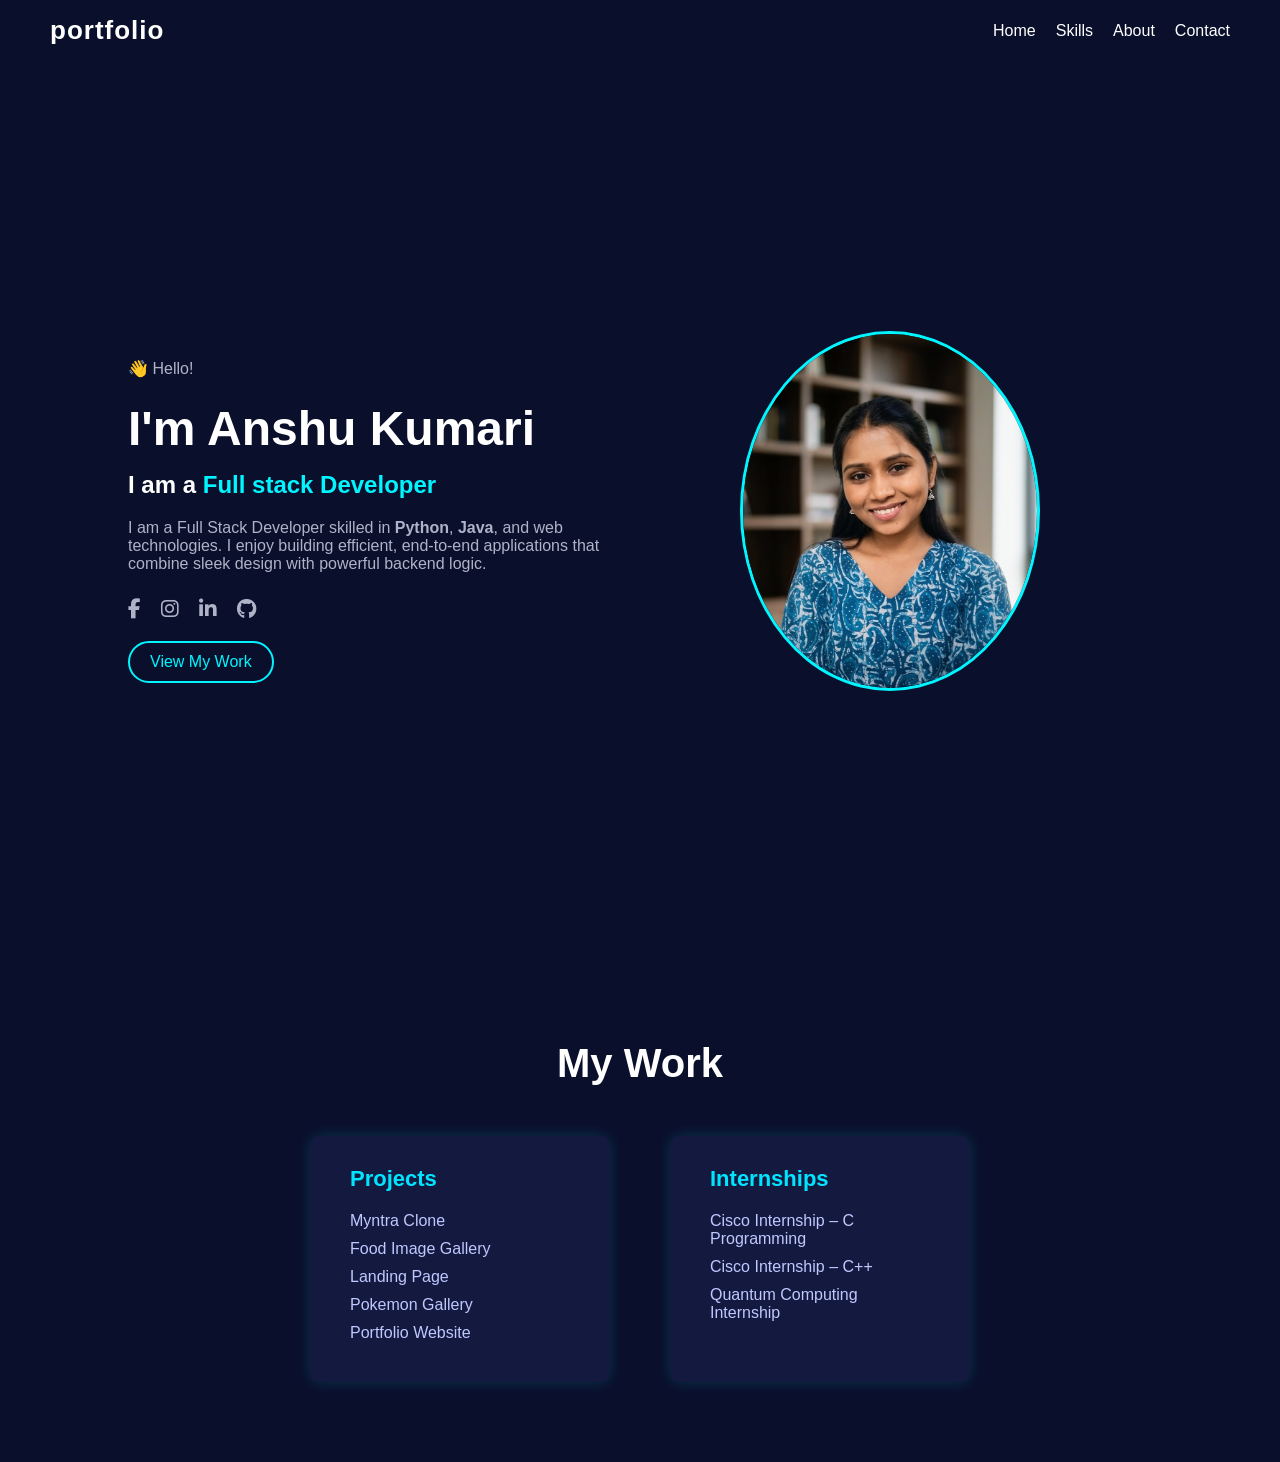
<file: index.html>
<!DOCTYPE html>
<html lang="en">
<head>
    <meta charset="UTF-8">
    <meta name="viewport" content="width=device-width, initial-scale=1.0">
    <title> home| anshu</title>

    <link rel="stylesheet" href="main.css">

    
    <link rel="stylesheet" href="https://cdnjs.cloudflare.com/ajax/libs/font-awesome/6.5.0/css/all.min.css">

</head>

<body>

       <nav class="navbar">

<h2 class="logo">portfolio</h2>

<ul class="nav-links">
<li><a href="index.html">Home</a></li>
<li><a href="skills.html">Skills</a></li>
<li><a href="about.html">About</a></li>
<li><a href="contact.html">Contact</a></li>
</ul>

</nav>

<section class="hero">

    
    <div class="hero-left">

        <p class="hello">👋 Hello!</p>

      <h1>I'm Anshu Kumari</h1>

     <h3>I am a <span>Full stack Developer</span></h3>
       <p>
    I am a Full Stack Developer skilled in <b>Python</b>, <b>Java</b>, and web technologies.
     I enjoy building efficient, end-to-end applications that combine sleek design with 
     powerful backend logic.
</p>
         

        <div class="social-icons">
            <a href="#"><i class="fab fa-facebook-f"></i></a>
            <a href="#"><i class="fab fa-instagram"></i></a>
            <a href="#"><i class="fab fa-linkedin-in"></i></a>
            <a href="#"><i class="fab fa-github"></i></a>
        </div>

        
        <div class="buttons">
            <a href="#work" class="btn-outline">View My Work</a>
        </div>

    </div>


   
    <div class="hero-right">
        <img src="profile.jpg" alt="Anshu">
    </div>

</section>
<section id="work">

<h2 class="work-title">My Work</h2>

<div class="work-container">

<!-- Projects -->
<div class="projects">
<h3>Projects</h3>

<ul>
<li>Myntra Clone</li>
<li>Food Image Gallery</li>
<li>Landing Page</li>
<li>Pokemon Gallery</li>
<li>Portfolio Website</li>
</ul>

</div>

<div class="internships">
<h3>Internships</h3>

<ul>
<li>Cisco Internship – C Programming</li>
<li>Cisco Internship – C++</li>
<li>Quantum Computing Internship</li>
</ul>

</div>

</div>

</section>


</body>
</html>
</file>
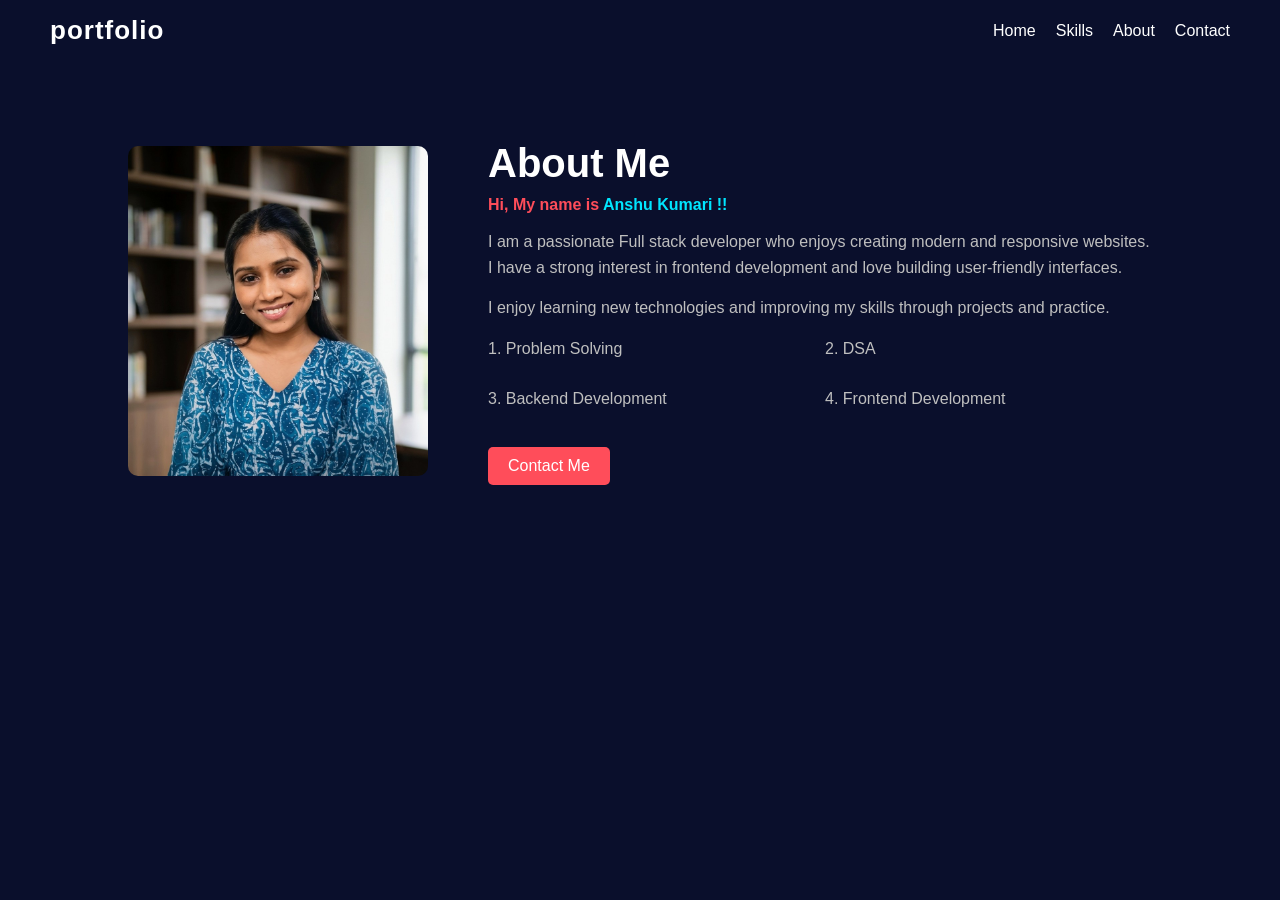
<file: about.html>
<!DOCTYPE html>
<html lang="en">
<head>
    <meta charset="UTF-8">
    <title>About | Anshu Kumari</title>
    <meta name="viewport" content="width=device-width, initial-scale=1.0">
    <link rel="stylesheet" href="main.css">
</head>
<body>

 <nav class="navbar">

<h2 class="logo">portfolio</h2>

<ul class="nav-links">
<li><a href="index.html">Home</a></li>
<li><a href="skills.html">Skills</a></li>
<li><a href="about.html">About</a></li>
<li><a href="contact.html">Contact</a></li>
</ul>

</nav>
<section class="about">

    <div class="about-container">

        <div class="about-img">
            <img src="profile.jpg" alt="about image">
        </div>

        <div class="about-text">

            <h2>About Me</h2>

            <h4>Hi, My name is <span>Anshu Kumari !!</span></h4>

            <p>
                I am a passionate Full stack developer who enjoys creating modern
                and responsive websites. I have a strong interest in frontend
                development and love building user-friendly interfaces.
            </p>

            <p>
                I enjoy learning new technologies and improving my skills
                through projects and practice.
            </p>

            <div class="my-skill">
                <p>1. Problem Solving</p>
                <p>2. DSA</p>
                <p>3. Backend Development</p>
                <p>4. Frontend Development</p>
            </div>

            <a href="#" class="contact-btn">Contact Me</a>

        </div>
</div>
</section>
</body>
</html>
</file>
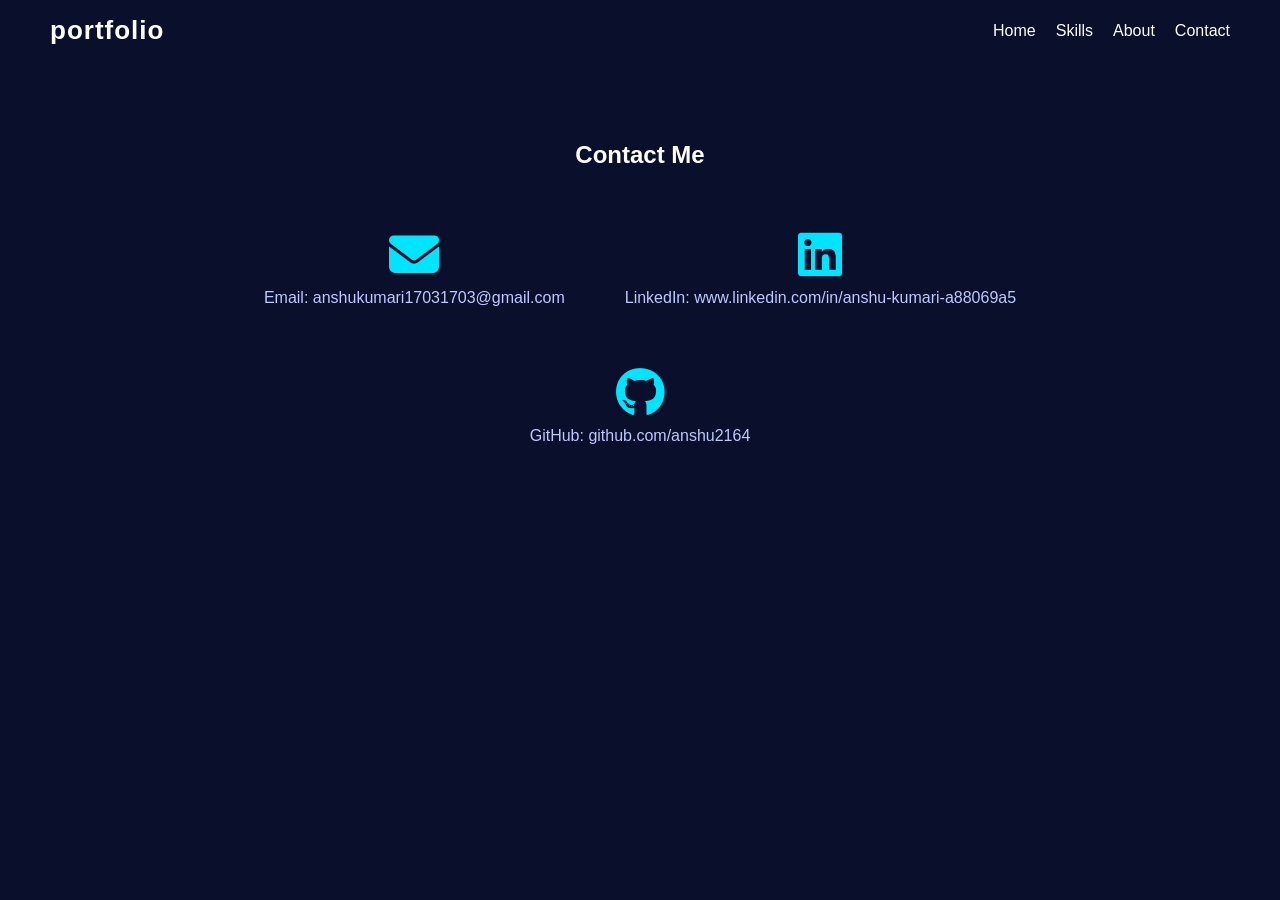
<file: contact.html>
<!DOCTYPE html>
<html lang="en">
<head>
    <meta charset="UTF-8">
    <title>Contact | Anshu Kumari</title>
    <meta name="viewport" content="width=device-width, initial-scale=1.0">
    <link rel="stylesheet" href="main.css">
    <link rel="stylesheet" href="https://cdnjs.cloudflare.com/ajax/libs/font-awesome/6.5.0/css/all.min.css">
</head>
<body>

      <nav class="navbar">

<h2 class="logo">portfolio</h2>

<ul class="nav-links">
<li><a href="index.html">Home</a></li>
<li><a href="skills.html">Skills</a></li>
<li><a href="about.html">About</a></li>
<li><a href="contact.html">Contact</a></li>
</ul>

</nav>

   <section class="hero1">

<h1>Contact Me</h1>

<div class="contact-links">

<div class="contact-item">
<i class="fas fa-envelope"></i>
<p>Email: anshukumari17031703@gmail.com</p>
</div>

<div class="contact-item">
<i class="fab fa-linkedin"></i>
<p>LinkedIn: www.linkedin.com/in/anshu-kumari-a88069a5</p>
</div>


<div class="contact-item">
<i class="fab fa-github"></i>
<p>GitHub: github.com/anshu2164</p>
</div>

</div>

</section>

</body>
</html>
</file>
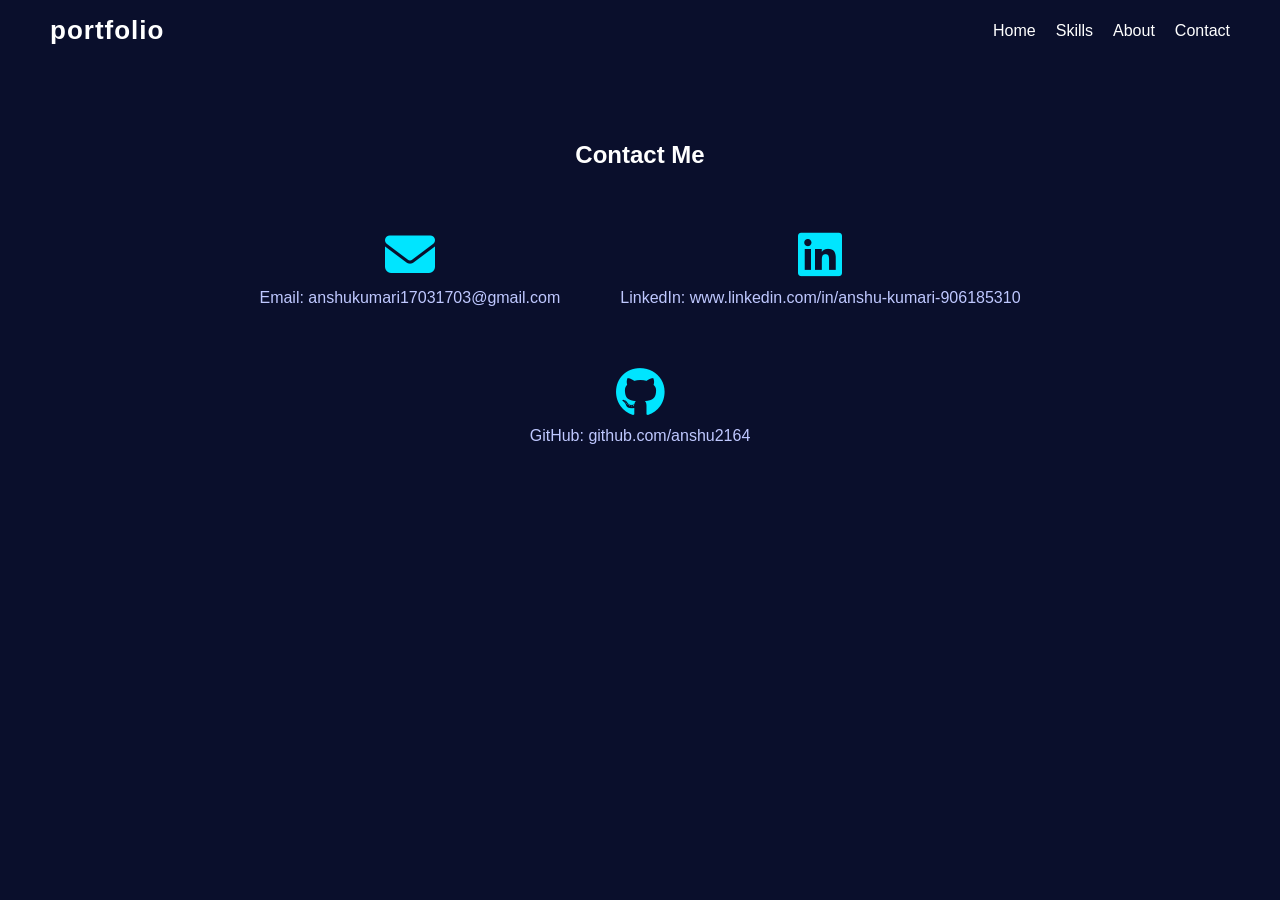
<file: contact.HTML>
<!DOCTYPE html>
<html lang="en">
<head>
    <meta charset="UTF-8">
    <title>Contact | Anshu Kumari</title>
    <meta name="viewport" content="width=device-width, initial-scale=1.0">
    <link rel="stylesheet" href="main.CSS">
    <link rel="stylesheet" href="https://cdnjs.cloudflare.com/ajax/libs/font-awesome/6.5.0/css/all.min.css">
</head>
<body>

      <nav class="navbar">

<h2 class="logo">portfolio</h2>

<ul class="nav-links">
<li><a href="index.HTML">Home</a></li>
<li><a href="skills.HTML">Skills</a></li>
<li><a href="about.HTML">About</a></li>
<li><a href="contact.HTML">Contact</a></li>
</ul>

</nav>

   <section class="hero1">

<h1>Contact Me</h1>

<div class="contact-links">

<div class="contact-item">
<i class="fas fa-envelope"></i>
<p>Email: anshukumari17031703@gmail.com</p>
</div>

<div class="contact-item">
<i class="fab fa-linkedin"></i>
<p>LinkedIn: www.linkedin.com/in/anshu-kumari-906185310</p>
</div>


<div class="contact-item">
<i class="fab fa-github"></i>
<p>GitHub: github.com/anshu2164</p>
</div>

</div>

</section>

</body>
</html>
</file>
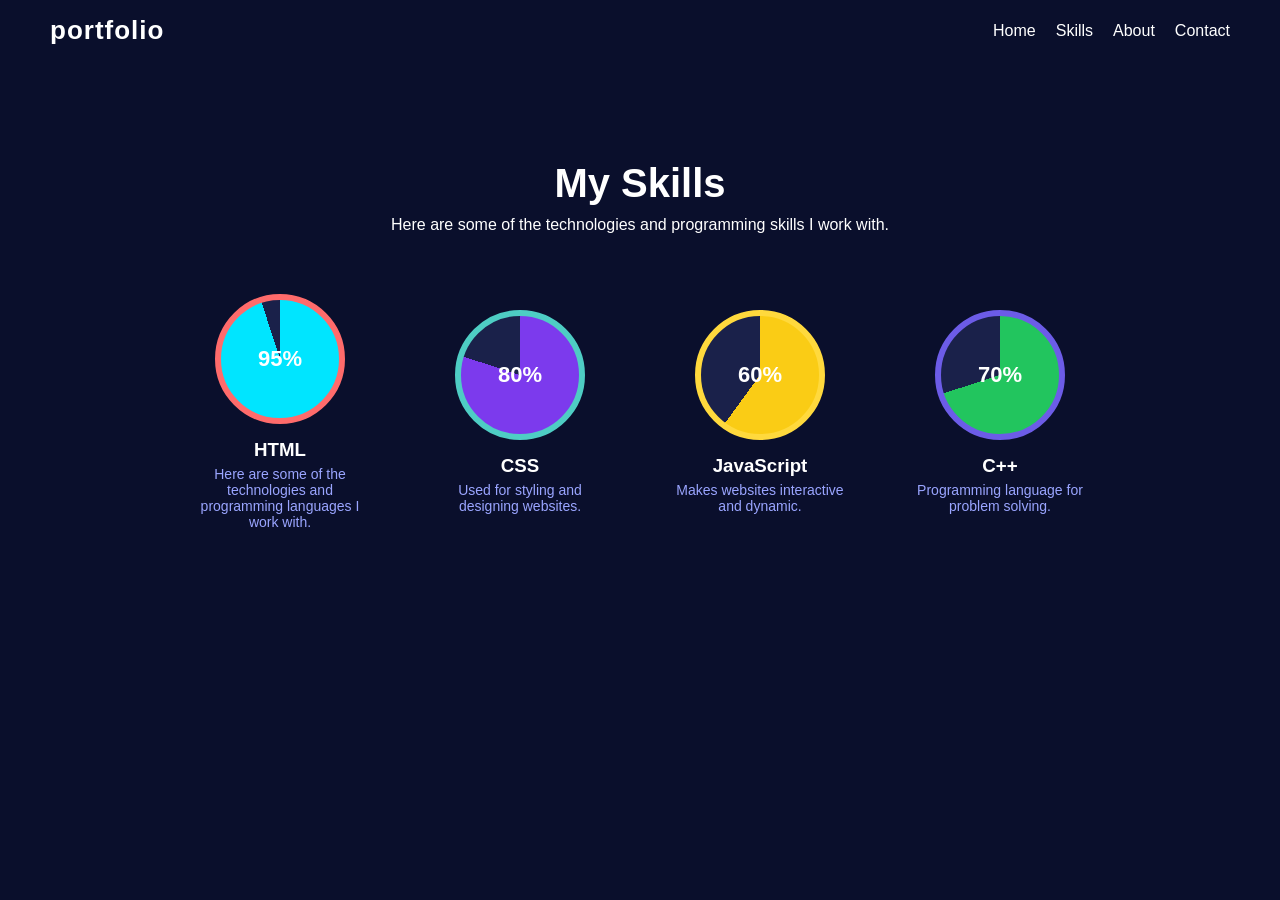
<file: skills.HTML>
<!DOCTYPE html>
<html lang="en">
<head>
    <meta charset="UTF-8">
    <meta name="viewport" content="width=device-width, initial-scale=1.0">
    <title>skills | shruti</title>

    <link rel="stylesheet" href="main.CSS">

</head>

<body>

       <nav class="navbar">

<h2 class="logo">portfolio</h2>

<ul class="nav-links">
<li><a href="index.HTML">Home</a></li>
<li><a href="skills.HTML">Skills</a></li>
<li><a href="about.HTML">About</a></li>
<li><a href="contact.HTML">Contact</a></li>
</ul>

</nav>

<section class="skills">

<div class="skills-header">
<h1>My Skills</h1>
<p>Here are some of the technologies and programming skills I work with.</p>
</div>

<div class="skills-container">

<div class="skill">
<div class="circle html">95%</div>
<h3>HTML</h3>
<p>Here are some of the technologies and programming languages I work with.</p>
</div>

<div class="skill">
<div class="circle css">80%</div>
<h3>CSS</h3>
<p>Used for styling and designing websites.</p>
</div>

<div class="skill">
<div class="circle js">60%</div>
<h3>JavaScript</h3>
<p>Makes websites interactive and dynamic.</p>
</div>

<div class="skill">
<div class="circle cpp">70%</div>
<h3>C++</h3>
<p>Programming language for problem solving.</p>
</div>

</div>

</section>
</body>
</html>
</file>
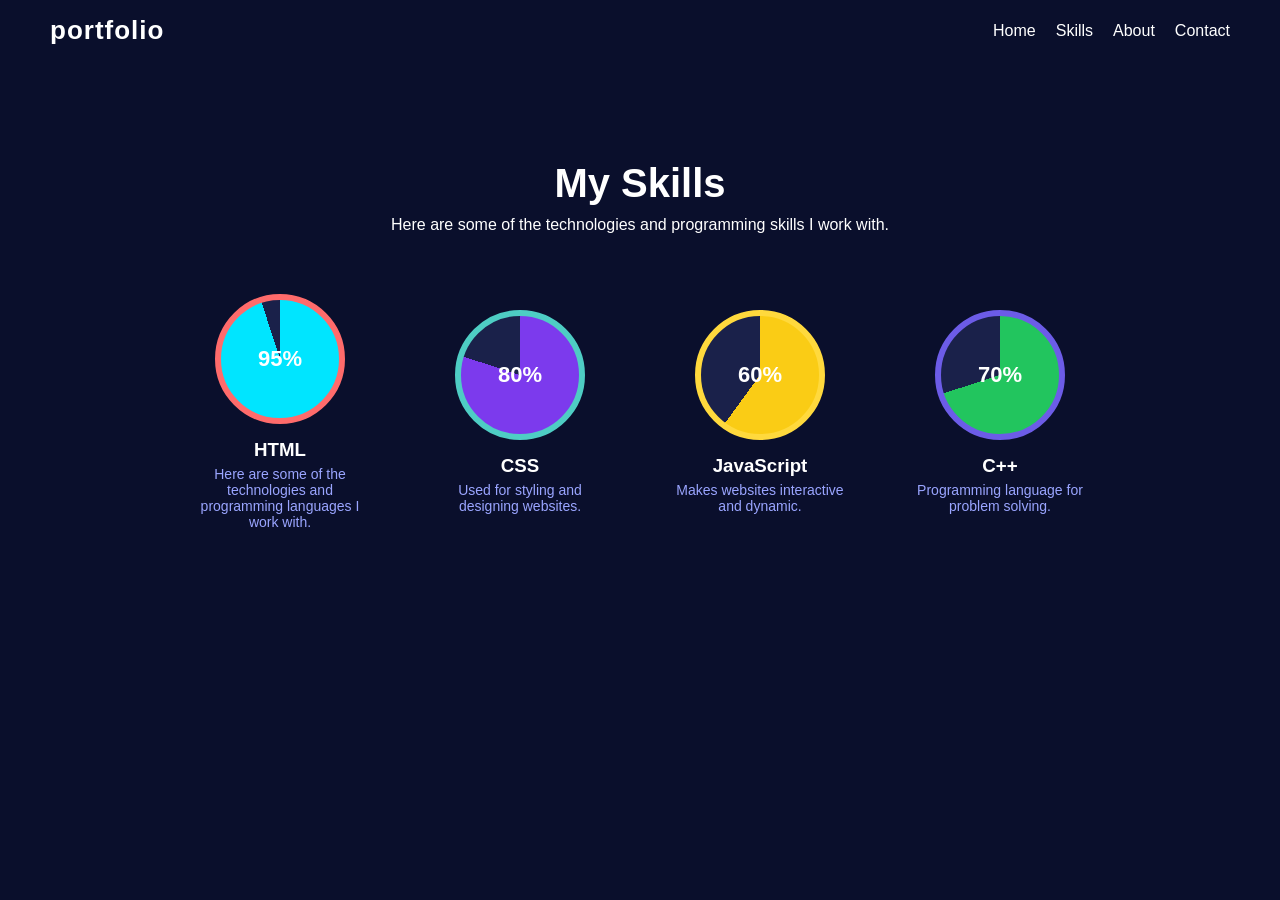
<file: skills.html>
<!DOCTYPE html>
<html lang="en">
<head>
    <meta charset="UTF-8">
    <meta name="viewport" content="width=device-width, initial-scale=1.0">
    <title>skills | Anshu</title>

    <link rel="stylesheet" href="main.CSS">

</head>

<body>

       <nav class="navbar">

<h2 class="logo">portfolio</h2>

<ul class="nav-links">
<li><a href="index.html">Home</a></li>
<li><a href="skills.html">Skills</a></li>
<li><a href="about.html">About</a></li>
<li><a href="contact.html">Contact</a></li>
</ul>

</nav>

<section class="skills">

<div class="skills-header">
<h1>My Skills</h1>
<p>Here are some of the technologies and programming skills I work with.</p>
</div>

<div class="skills-container">

<div class="skill">
<div class="circle html">95%</div>
<h3>HTML</h3>
<p>Here are some of the technologies and programming languages I work with.</p>
</div>

<div class="skill">
<div class="circle css">80%</div>
<h3>CSS</h3>
<p>Used for styling and designing websites.</p>
</div>

<div class="skill">
<div class="circle js">60%</div>
<h3>JavaScript</h3>
<p>Makes websites interactive and dynamic.</p>
</div>

<div class="skill">
<div class="circle cpp">70%</div>
<h3>C++</h3>
<p>Programming language for problem solving.</p>
</div>

</div>

</section>
</body>
</html>
</file>
<file: main.css>
* {
    margin: 0;
    padding: 0;
    box-sizing: border-box;
    font-family: Arial, sans-serif;
}

nav {
    display: flex;
    justify-content: space-between;
    align-items: center;
    background-color:#0a0f2c;
    padding: 15px 50px;
}

.logo {
    font-family:'Franklin Gothic Medium', 'Arial Narrow', Arial, sans-serif;
    font-size: 26px;
    font-weight: 700;
    color: white;
    letter-spacing: 1px;
}

nav ul {
    list-style: none;
    display: flex;
    gap: 20px;
}

nav ul li a {
    text-decoration: none;
    color: white;
    transition: 0.3s;
}

nav ul li a:hover {
    color: #00adb5;
}

.hey {
    font-size:18px;
    color:#aaa;
    margin-bottom:10px;
}


body {
    background-color: #0a0f2c;
    color: white;
}


.hero {
    display: flex;
    justify-content: space-between;
    align-items: center;   
    padding: 0 10%;
    min-height: 100vh;
}

.hero-left {
    max-width: 500px;
    flex:1;
}

.hero-left h1 {
    font-size:48px;
    font-weight:700;
    margin-bottom:10px;
    line-height: 1.3;
}

.hero-left h3 {
    font-size:24px;
    margin-bottom:15px;
}

.hero-left h3 span {
    color: #00f5ff;
}

.hero-left p {
    margin: 20px 0;
    color: #b0b3c7;
}

.buttons {
    display: flex;
    gap: 15px;
    margin-top: 20px;
}

.btn-outline {
    padding: 10px 20px;
    border: 2px solid #00f5ff;
    border-radius: 30px;
    color: #00f5ff;
    text-decoration: none;
}

.btn-outline:hover {
    background-color: #00f5ff;
    color: #0a0f2c;
}

.btn-solid {
    padding: 10px 20px;
    background-color: #00f5ff;
    border-radius: 30px;
    color: #0a0f2c;
    text-decoration: none;
}

.btn-solid:hover {
    opacity: 0.8;
}

.hero-right {
    display: flex;
    flex:1;
    justify-content: center;
    align-items: center;
}

.hero-right img {
    width: 300px;
    height: 360px;
    object-fit: cover;
    border-radius: 50%;
    border: 3px solid #00f5ff;
}

.buttons {
    display: flex;
    gap: 15px;
    margin-top: 20px;
}

.btn-outline {
    padding: 10px 20px;
    border: 2px solid #00f5ff;
    border-radius: 30px;
    color: #00f5ff;
    text-decoration: none;
}

.btn-outline:hover {
    background-color: #00f5ff;
    color: #0a0f2c;
}

.btn-solid {
    padding: 10px 20px;
    background-color: #00f5ff;
    border-radius: 30px;
    color: #0a0f2c;
    text-decoration: none;
}

.btn-solid:hover {
    opacity: 0.8;
}

.projects {
    padding: 60px 20px;
    text-align: center;
    background-color: white;
}

.projects h2 {
    margin-bottom: 30px;
    font-size: 30px;
}

.project-container {
    display: flex;
    justify-content: center;
    gap: 20px;
    flex-wrap: wrap;
}

.project-card {
    background-color: #f0f0f0;
    padding: 20px;
    width: 280px;
    border-radius: 8px;
}

.project-card:hover {
    transform: translateY(-5px);
    background-color: #e0e0e0;
}

.social-icons {
    margin-top: 25px;
    display: flex;
    gap: 20px;
}

.social-icons a {
    color: #b0b3c7;
    font-size: 20px;
    transition: 0.3s;
}

.social-icons a:hover {
    color: #00f5ff;
    transform: translateY(-3px);
}

.about{
    padding: 80px 10%;
}

.about-container{
    display: flex;
    align-items: center;
    justify-content: space-between;
    gap: 60px;
}

.about-img img{
    width: 300px;
    border-radius: 10px;
}

.about-text h2{
    font-size: 40px;
    margin-bottom: 10px;
}

.about-text h4 {
    color: #ff4d5a;
    margin-bottom: 15px;
}

.about-text span {
    color: #00e6ff;
}

.about-text p {
    color: #bfbfbf;
    line-height: 1.6;
    margin-bottom: 15px;
}

.my-skill {
    display: grid;
    grid-template-columns: repeat(2,1fr);
    gap: 10px;
    margin-top: 15px;
}

.my-skill p {
    font-weight: 500;
}

.contact-btn {
    display: inline-block;
    margin-top: 20px;
    padding: 10px 20px;
    background: #ff4d5a;
    color: white;
    border-radius: 5px;
    text-decoration: none;
}

.skills {
text-align:center;
padding:100px 20px;
background:#0a0f2c;
color:white;
}

.skills-header h1 {
font-size:40px;
margin-bottom:10px;
}

.skills-header p {
max-width:600px;
margin-left:auto;
margin-right:auto;
}


.skills-container {
display:flex;
justify-content:center;
align-items:center;
gap:60px;
flex-wrap:wrap;
margin: 60px;
}



.skill {
text-align:center;
width:180px;
}



.circle {
width:130px;
height:130px;
border-radius:50%;
display:flex;
align-items:center;
justify-content:center;
font-weight:bold;
font-size:22px;
margin:auto;
color:white;
background:#1a214a;
}



.html {
border:6px solid #ff6b6b;
background:conic-gradient(#00e5ff 0% 95%, #1a214a 95% 100%);
}

.css {
border:6px solid #4ecdc4;
background:conic-gradient(#7c3aed 0% 80%, #1a214a 80% 100%);
}

.js {
border:6px solid #ffd93d;
background:conic-gradient(#facc15 0% 60%, #1a214a 60% 100%);
}

.cpp {
border:6px solid #6c5ce7;
background:conic-gradient(#22c55e 0% 70%, #1a214a 70% 100%);
}

.skill h3 {
margin-top:15px;
}

.skill p {
font-size:14px;
color:#9aa5ff;
margin-top:5px;
}

#work{
padding:80px 10%;
background:#0a0f2c;
color:white;
text-align:center;
}



.work-title{
font-size:40px;
margin-bottom:50px;
}


.work-container{
display:flex;
justify-content:center;
gap:60px;
flex-wrap:wrap;
}


.projects,
.internships{
background:#141a3f;
padding:30px 40px;
border-radius:10px;
width:300px;
text-align:left;
box-shadow:0 0 15px rgba(0,255,255,0.15);
}


.projects h3,
.internships h3{
margin-bottom:20px;
font-size:22px;
color:#00e5ff;
}


.projects ul,
.internships ul{
list-style:none;
padding:0;
}

.projects li,
.internships li{
margin-bottom:10px;
color:#bfc8ff;
}

.hero1 {
text-align:center;
padding:80px 10%;
color:white;
}

.contact-links{
display:flex;
justify-content:center;
gap:60px;
margin-top:60px;
flex-wrap:wrap;
}

.contact-item{
text-align:center;
}

.contact-item i{
font-size:50px;
color:#00e5ff;
margin-bottom:10px;
}

.contact-item p{
color:#bfc8ff;
}

@media (max-width: 768px) {
    .hero {
        flex-direction: column;
        text-align: center;
    }

    .hero-right {
        margin-top: 40px;
    }
}
</file>
<file: main.CSS>
* {
    margin: 0;
    padding: 0;
    box-sizing: border-box;
    font-family: Arial, sans-serif;
}

nav {
    display: flex;
    justify-content: space-between;
    align-items: center;
    background-color:#0a0f2c;
    padding: 15px 50px;
}

.logo {
    font-family:'Franklin Gothic Medium', 'Arial Narrow', Arial, sans-serif;
    font-size: 26px;
    font-weight: 700;
    color: white;
    letter-spacing: 1px;
}

nav ul {
    list-style: none;
    display: flex;
    gap: 20px;
}

nav ul li a {
    text-decoration: none;
    color: white;
    transition: 0.3s;
}

nav ul li a:hover {
    color: #00adb5;
}

.hey {
    font-size:18px;
    color:#aaa;
    margin-bottom:10px;
}


body {
    background-color: #0a0f2c;
    color: white;
}


.hero {
    display: flex;
    justify-content: space-between;
    align-items: center;   
    padding: 0 10%;
    min-height: 100vh;
}

.hero-left {
    max-width: 500px;
    flex:1;
}

.hero-left h1 {
    font-size:48px;
    font-weight:700;
    margin-bottom:10px;
    line-height: 1.3;
}

.hero-left h3 {
    font-size:24px;
    margin-bottom:15px;
}

.hero-left h3 span {
    color: #00f5ff;
}

.hero-left p {
    margin: 20px 0;
    color: #b0b3c7;
}

.buttons {
    display: flex;
    gap: 15px;
    margin-top: 20px;
}

.btn-outline {
    padding: 10px 20px;
    border: 2px solid #00f5ff;
    border-radius: 30px;
    color: #00f5ff;
    text-decoration: none;
}

.btn-outline:hover {
    background-color: #00f5ff;
    color: #0a0f2c;
}

.btn-solid {
    padding: 10px 20px;
    background-color: #00f5ff;
    border-radius: 30px;
    color: #0a0f2c;
    text-decoration: none;
}

.btn-solid:hover {
    opacity: 0.8;
}

.hero-right {
    display: flex;
    flex:1;
    justify-content: center;
    align-items: center;
}

.hero-right img {
    width: 300px;
    height: 360px;
    object-fit: cover;
    border-radius: 50%;
    border: 3px solid #00f5ff;
}

.buttons {
    display: flex;
    gap: 15px;
    margin-top: 20px;
}

.btn-outline {
    padding: 10px 20px;
    border: 2px solid #00f5ff;
    border-radius: 30px;
    color: #00f5ff;
    text-decoration: none;
}

.btn-outline:hover {
    background-color: #00f5ff;
    color: #0a0f2c;
}

.btn-solid {
    padding: 10px 20px;
    background-color: #00f5ff;
    border-radius: 30px;
    color: #0a0f2c;
    text-decoration: none;
}

.btn-solid:hover {
    opacity: 0.8;
}

.projects {
    padding: 60px 20px;
    text-align: center;
    background-color: white;
}

.projects h2 {
    margin-bottom: 30px;
    font-size: 30px;
}

.project-container {
    display: flex;
    justify-content: center;
    gap: 20px;
    flex-wrap: wrap;
}

.project-card {
    background-color: #f0f0f0;
    padding: 20px;
    width: 280px;
    border-radius: 8px;
}

.project-card:hover {
    transform: translateY(-5px);
    background-color: #e0e0e0;
}

.social-icons {
    margin-top: 25px;
    display: flex;
    gap: 20px;
}

.social-icons a {
    color: #b0b3c7;
    font-size: 20px;
    transition: 0.3s;
}

.social-icons a:hover {
    color: #00f5ff;
    transform: translateY(-3px);
}

.about{
    padding: 80px 10%;
}

.about-container{
    display: flex;
    align-items: center;
    justify-content: space-between;
    gap: 60px;
}

.about-img img{
    width: 300px;
    border-radius: 10px;
}

.about-text h2{
    font-size: 40px;
    margin-bottom: 10px;
}

.about-text h4 {
    color: #ff4d5a;
    margin-bottom: 15px;
}

.about-text span {
    color: #00e6ff;
}

.about-text p {
    color: #bfbfbf;
    line-height: 1.6;
    margin-bottom: 15px;
}

.my-skill {
    display: grid;
    grid-template-columns: repeat(2,1fr);
    gap: 10px;
    margin-top: 15px;
}

.my-skill p {
    font-weight: 500;
}

.contact-btn {
    display: inline-block;
    margin-top: 20px;
    padding: 10px 20px;
    background: #ff4d5a;
    color: white;
    border-radius: 5px;
    text-decoration: none;
}

.skills {
text-align:center;
padding:100px 20px;
background:#0a0f2c;
color:white;
}

.skills-header h1 {
font-size:40px;
margin-bottom:10px;
}

.skills-header p {
max-width:600px;
margin-left:auto;
margin-right:auto;
}


.skills-container {
display:flex;
justify-content:center;
align-items:center;
gap:60px;
flex-wrap:wrap;
margin: 60px;
}



.skill {
text-align:center;
width:180px;
}



.circle {
width:130px;
height:130px;
border-radius:50%;
display:flex;
align-items:center;
justify-content:center;
font-weight:bold;
font-size:22px;
margin:auto;
color:white;
background:#1a214a;
}



.html {
border:6px solid #ff6b6b;
background:conic-gradient(#00e5ff 0% 95%, #1a214a 95% 100%);
}

.css {
border:6px solid #4ecdc4;
background:conic-gradient(#7c3aed 0% 80%, #1a214a 80% 100%);
}

.js {
border:6px solid #ffd93d;
background:conic-gradient(#facc15 0% 60%, #1a214a 60% 100%);
}

.cpp {
border:6px solid #6c5ce7;
background:conic-gradient(#22c55e 0% 70%, #1a214a 70% 100%);
}

.skill h3 {
margin-top:15px;
}

.skill p {
font-size:14px;
color:#9aa5ff;
margin-top:5px;
}

#work{
padding:80px 10%;
background:#0a0f2c;
color:white;
text-align:center;
}



.work-title{
font-size:40px;
margin-bottom:50px;
}


.work-container{
display:flex;
justify-content:center;
gap:60px;
flex-wrap:wrap;
}


.projects,
.internships{
background:#141a3f;
padding:30px 40px;
border-radius:10px;
width:300px;
text-align:left;
box-shadow:0 0 15px rgba(0,255,255,0.15);
}


.projects h3,
.internships h3{
margin-bottom:20px;
font-size:22px;
color:#00e5ff;
}


.projects ul,
.internships ul{
list-style:none;
padding:0;
}

.projects li,
.internships li{
margin-bottom:10px;
color:#bfc8ff;
}

.hero1 {
text-align:center;
padding:80px 10%;
color:white;
}

.contact-links{
display:flex;
justify-content:center;
gap:60px;
margin-top:60px;
flex-wrap:wrap;
}

.contact-item{
text-align:center;
}

.contact-item i{
font-size:50px;
color:#00e5ff;
margin-bottom:10px;
}

.contact-item p{
color:#bfc8ff;
}

@media (max-width: 768px) {
    .hero {
        flex-direction: column;
        text-align: center;
    }

    .hero-right {
        margin-top: 40px;
    }
}
</file>
